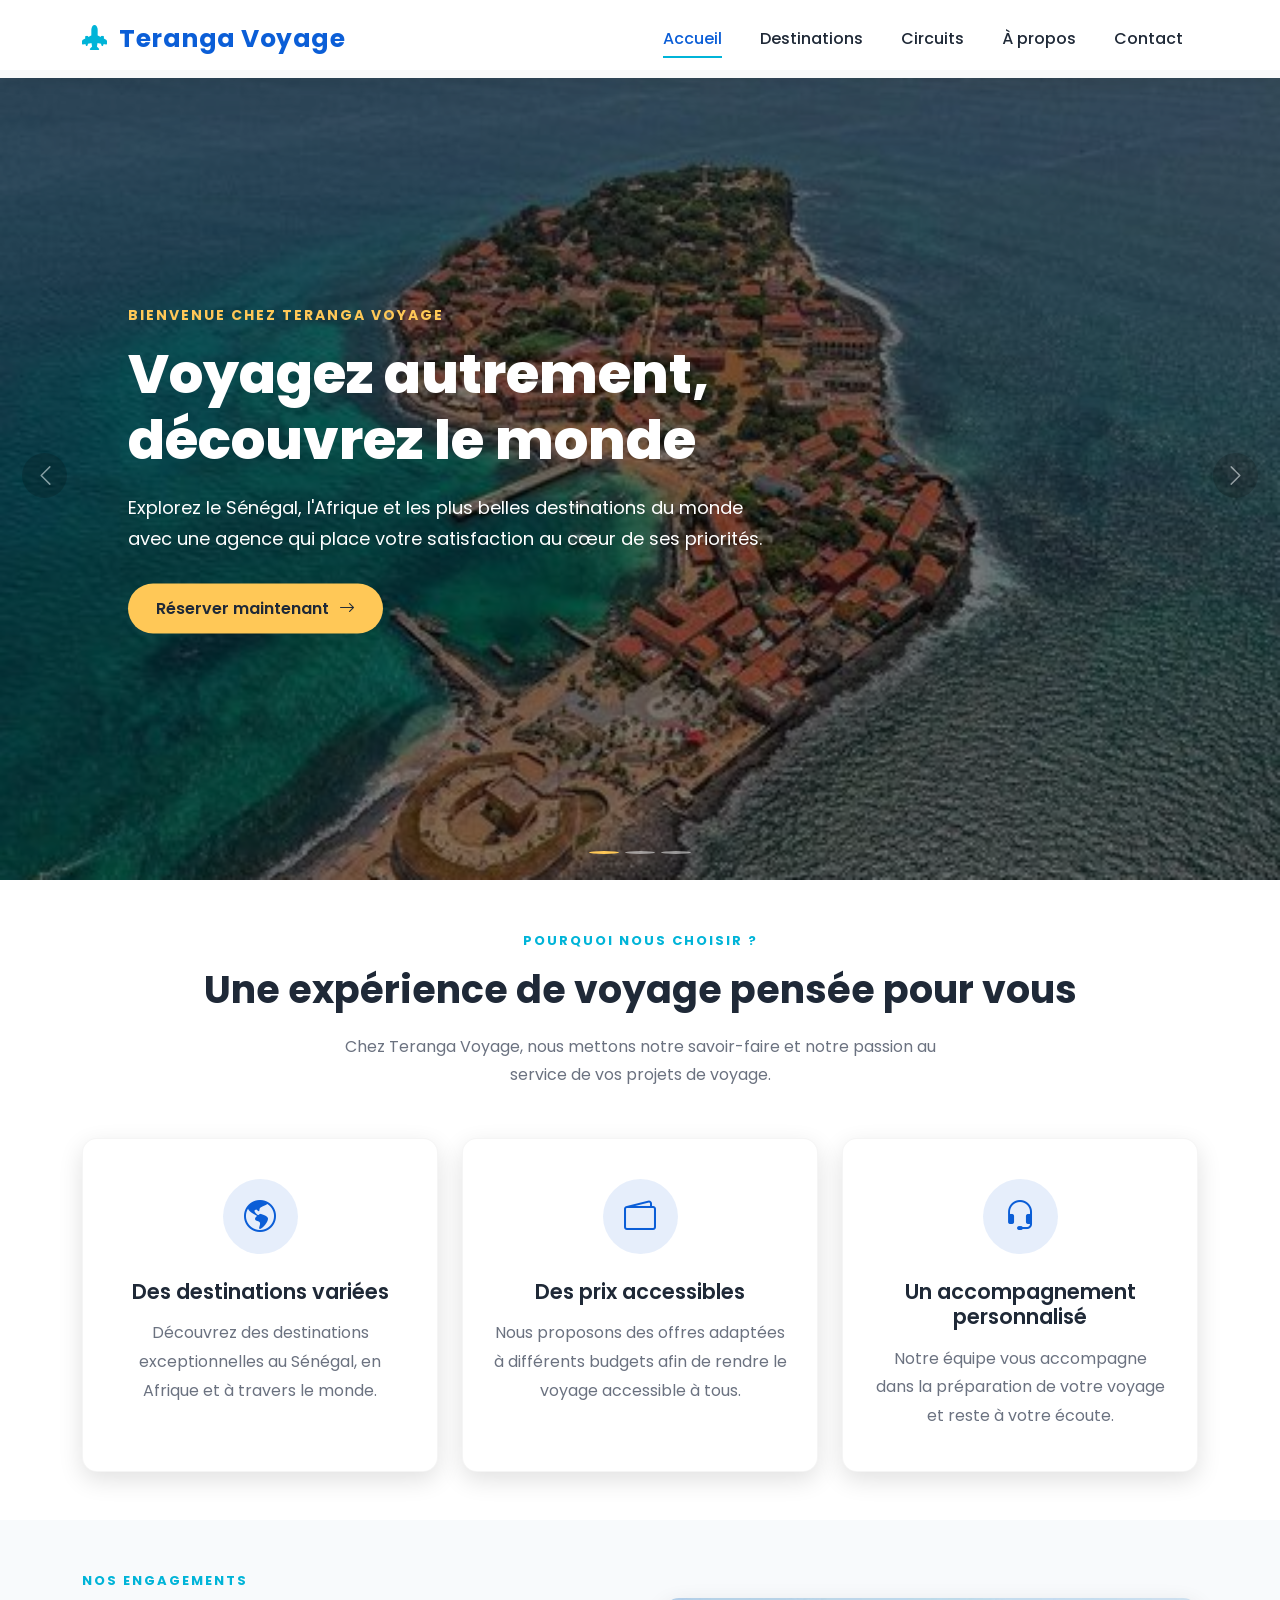
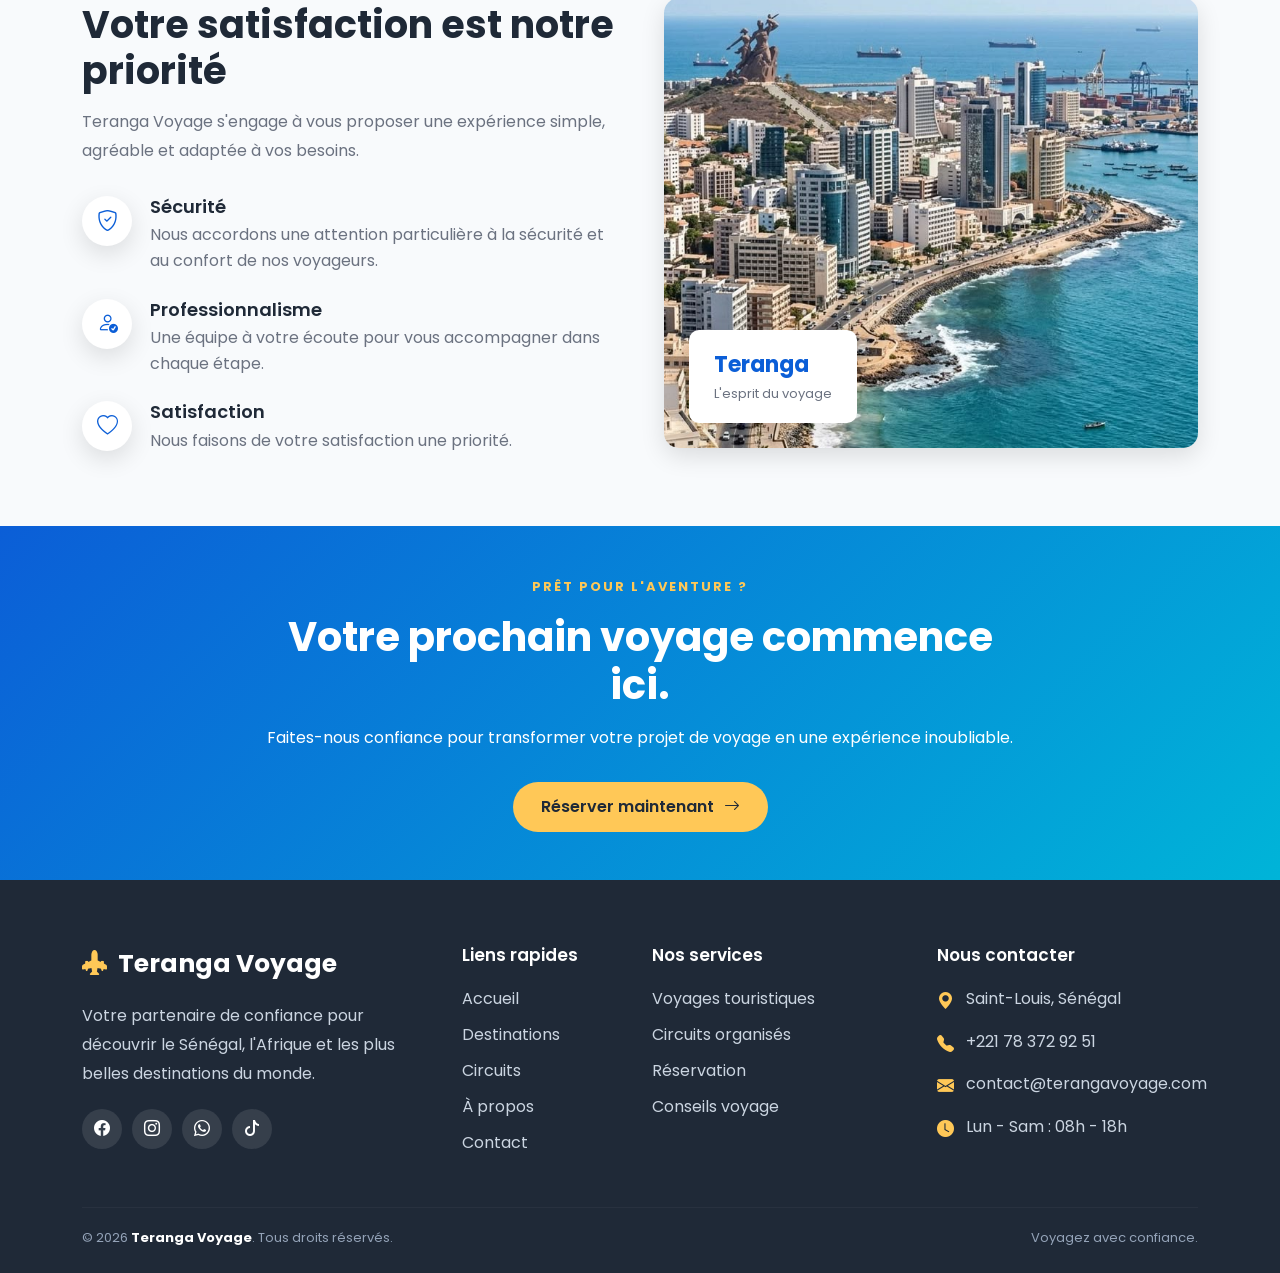
<file: index.html>
<!DOCTYPE html>
<html lang="fr">

<head>

    <meta charset="UTF-8">

    <meta name="viewport" content="width=device-width, initial-scale=1.0">

    <title>Teranga Voyage - Agence de Voyage</title>

    <!-- Bootstrap CSS -->
    <link href="https://cdn.jsdelivr.net/npm/bootstrap@5.3.3/dist/css/bootstrap.min.css" rel="stylesheet">

    <!-- Bootstrap Icons -->
    <link rel="stylesheet" href="https://cdn.jsdelivr.net/npm/bootstrap-icons@1.11.3/font/bootstrap-icons.min.css">

    <!-- Police Google -->
    <link href="https://fonts.googleapis.com/css2?family=Poppins:wght@300;400;500;600;700;800&display=swap"
        rel="stylesheet">

    <!-- Notre CSS -->
    <link rel="stylesheet" href="css/style.css">

</head>

<body>


    <!-- =====================================================
                    NAVBAR
===================================================== -->

    <nav class="navbar navbar-expand-lg fixed-top">

        <div class="container">

            <!-- LOGO -->

            <a class="navbar-brand" href="index.html">

                <i class="bi bi-airplane-engines-fill"></i>

                Teranga Voyage

            </a>


            <!-- BOUTON MENU MOBILE -->

            <button class="navbar-toggler" type="button" data-bs-toggle="collapse" data-bs-target="#menu">

                <span class="navbar-toggler-icon"></span>

            </button>


            <!-- MENU -->

            <div class="collapse navbar-collapse" id="menu">

                <ul class="navbar-nav ms-auto">

                    <li class="nav-item">

                        <a class="nav-link active" href="index.html">

                            Accueil

                        </a>

                    </li>


                    <li class="nav-item">

                        <a class="nav-link" href="pages/destinations.html">

                            Destinations

                        </a>

                    </li>


                    <li class="nav-item">

                        <a class="nav-link" href="pages/circuits.html">

                            Circuits

                        </a>

                    </li>


                    <li class="nav-item">

                        <a class="nav-link" href="pages/apropos.html">

                            À propos

                        </a>

                    </li>


                    <li class="nav-item">

                        <a class="nav-link" href="pages/contact.html">

                            Contact

                        </a>

                    </li>

                </ul>

            </div>

        </div>

    </nav>



    <!-- =====================================================
                BANNIÈRE / CAROUSEL
===================================================== -->

    <section class="hero">

        <div id="carouselAccueil" class="carousel slide carousel-fade" data-bs-ride="carousel">


            <!-- INDICATEURS -->

            <div class="carousel-indicators">

                <button type="button" data-bs-target="#carouselAccueil" data-bs-slide-to="0" class="active">
                </button>

                <button type="button" data-bs-target="#carouselAccueil" data-bs-slide-to="1">
                </button>

                <button type="button" data-bs-target="#carouselAccueil" data-bs-slide-to="2">
                </button>

            </div>



            <!-- CONTENU DU CAROUSEL -->

            <div class="carousel-inner">


                <!-- SLIDE 1 -->

                <div class="carousel-item active">

                    <img src="images/GOREE.jpg" class="d-block w-100 carousel-img" alt="Voyage avec Teranga Voyage">


                    <div class="carousel-caption">

                        <span class="hero-small-title">
                            BIENVENUE CHEZ TERANGA VOYAGE
                        </span>


                        <h1>
                            Voyagez autrement,
                            découvrez le monde
                        </h1>


                        <p>
                            Explorez le Sénégal, l'Afrique et
                            les plus belles destinations du monde
                            avec une agence qui place votre
                            satisfaction au cœur de ses priorités.
                        </p>


                        <a href="#reservation" class="btn btn-main">

                            Réserver maintenant

                            <i class="bi bi-arrow-right"></i>

                        </a>

                    </div>

                </div>



                <!-- SLIDE 2 -->

                <div class="carousel-item">

                    <img src="images/ROSE.jpg" class="d-block w-100 carousel-img" alt="Destination touristique">


                    <div class="carousel-caption">

                        <span class="hero-small-title">
                            DES EXPÉRIENCES UNIQUES
                        </span>


                        <h1>
                            Créez des souvenirs
                            inoubliables
                        </h1>


                        <p>
                            Des voyages pensés pour vous,
                            entre découverte, détente,
                            aventure et authenticité.
                        </p>


                        <a href="#reservation" class="btn btn-main">

                            Commencer l'aventure

                            <i class="bi bi-arrow-right"></i>

                        </a>

                    </div>

                </div>



                <!-- SLIDE 3 -->

                <div class="carousel-item">

                    <img src="images/SALOUM.jpg" class="d-block w-100 carousel-img" alt="Paysage touristique">


                    <div class="carousel-caption">

                        <span class="hero-small-title">
                            VOTRE VOYAGE, NOTRE PRIORITÉ
                        </span>


                        <h1>
                            Laissez-nous
                            vous accompagner
                        </h1>


                        <p>
                            Profitez d'un service professionnel
                            pour préparer votre prochain voyage
                            en toute sérénité.
                        </p>


                        <a href="#reservation" class="btn btn-main">

                            Découvrir Teranga Voyage

                            <i class="bi bi-arrow-right"></i>

                        </a>

                    </div>

                </div>

            </div>



            <!-- BOUTON PRÉCÉDENT -->

            <button class="carousel-control-prev" type="button" data-bs-target="#carouselAccueil" data-bs-slide="prev">

                <span class="carousel-control-prev-icon"></span>

                <span class="visually-hidden">
                    Précédent
                </span>

            </button>



            <!-- BOUTON SUIVANT -->

            <button class="carousel-control-next" type="button" data-bs-target="#carouselAccueil" data-bs-slide="next">

                <span class="carousel-control-next-icon"></span>

                <span class="visually-hidden">
                    Suivant
                </span>

            </button>

        </div>

    </section>
    <!-- =====================================================
        POURQUOI CHOISIR TERANGA VOYAGE ?
===================================================== -->

    <section class="why-us py-5">

        <div class="container">

            <!-- TITRE -->

            <div class="section-title text-center mb-5">

                <span>POURQUOI NOUS CHOISIR ?</span>

                <h2>
                    Une expérience de voyage
                    pensée pour vous
                </h2>

                <p>
                    Chez Teranga Voyage, nous mettons notre savoir-faire
                    et notre passion au service de vos projets de voyage.
                </p>

            </div>


            <!-- CARTES -->

            <div class="row g-4">


                <!-- CARTE 1 -->

                <div class="col-lg-4 col-md-6">

                    <div class="feature-card h-100">

                        <div class="feature-icon">

                            <i class="bi bi-globe-americas"></i>

                        </div>

                        <h3>
                            Des destinations variées
                        </h3>

                        <p>
                            Découvrez des destinations exceptionnelles
                            au Sénégal, en Afrique et à travers le monde.
                        </p>

                    </div>

                </div>



                <!-- CARTE 2 -->

                <div class="col-lg-4 col-md-6">

                    <div class="feature-card h-100">

                        <div class="feature-icon">

                            <i class="bi bi-wallet2"></i>

                        </div>

                        <h3>
                            Des prix accessibles
                        </h3>

                        <p>
                            Nous proposons des offres adaptées à différents
                            budgets afin de rendre le voyage accessible à tous.
                        </p>

                    </div>

                </div>



                <!-- CARTE 3 -->

                <div class="col-lg-4 col-md-6">

                    <div class="feature-card h-100">

                        <div class="feature-icon">

                            <i class="bi bi-headset"></i>

                        </div>

                        <h3>
                            Un accompagnement personnalisé
                        </h3>

                        <p>
                            Notre équipe vous accompagne dans la préparation
                            de votre voyage et reste à votre écoute.
                        </p>

                    </div>

                </div>

            </div>

        </div>

    </section>



    <!-- =====================================================
                    NOS ENGAGEMENTS
===================================================== -->

    <section class="engagements py-5">

        <div class="container">

            <div class="row align-items-center g-5">


                <!-- TEXTE -->

                <div class="col-lg-6">

                    <span class="section-label">
                        NOS ENGAGEMENTS
                    </span>

                    <h2>
                        Votre satisfaction est
                        notre priorité
                    </h2>

                    <p>
                        Teranga Voyage s'engage à vous proposer
                        une expérience simple, agréable et adaptée
                        à vos besoins.
                    </p>


                    <!-- ENGAGEMENT 1 -->

                    <div class="engagement-item">

                        <div class="engagement-icon">

                            <i class="bi bi-shield-check"></i>

                        </div>

                        <div>

                            <h4>
                                Sécurité
                            </h4>

                            <p>
                                Nous accordons une attention particulière
                                à la sécurité et au confort de nos voyageurs.
                            </p>

                        </div>

                    </div>


                    <!-- ENGAGEMENT 2 -->

                    <div class="engagement-item">

                        <div class="engagement-icon">

                            <i class="bi bi-person-check"></i>

                        </div>

                        <div>

                            <h4>
                                Professionnalisme
                            </h4>

                            <p>
                                Une équipe à votre écoute pour vous
                                accompagner dans chaque étape.
                            </p>

                        </div>

                    </div>


                    <!-- ENGAGEMENT 3 -->

                    <div class="engagement-item">

                        <div class="engagement-icon">

                            <i class="bi bi-heart"></i>

                        </div>

                        <div>

                            <h4>
                                Satisfaction
                            </h4>

                            <p>
                                Nous faisons de votre satisfaction
                                une priorité.
                            </p>

                        </div>

                    </div>

                </div>



                <!-- IMAGE -->

                <div class="col-lg-6">

                    <div class="engagement-image">

                        <img src="images/DAKAR.jpg" alt="Voyage avec Teranga Voyage" class="img-fluid">

                        <div class="experience-box">

                            <strong>
                                Teranga
                            </strong>

                            <span>
                                L'esprit du voyage
                            </span>

                        </div>

                    </div>

                </div>

            </div>

        </div>

    </section>



    <!-- =====================================================
                    APPEL À L'ACTION
===================================================== -->

    <section class="cta-section py-5">

        <div class="container">

            <div class="cta-content text-center">

                <span>
                    PRÊT POUR L'AVENTURE ?
                </span>

                <h2>
                    Votre prochain voyage
                    commence ici.
                </h2>

                <p>
                    Faites-nous confiance pour transformer
                    votre projet de voyage en une expérience
                    inoubliable.
                </p>

                <button type="button" class="btn btn-main" data-bs-toggle="modal" data-bs-target="#reservationModal">

                    Réserver maintenant

                    <i class="bi bi-arrow-right"></i>

                </button>

            </div>

        </div>

    </section>
    <!-- =====================================================
                MODAL DE RÉSERVATION
===================================================== -->

    <div class="modal fade" id="reservationModal" tabindex="-1" aria-labelledby="reservationModalLabel"
        aria-hidden="true">

        <div class="modal-dialog modal-dialog-centered">

            <div class="modal-content">

                <!-- EN-TÊTE -->

                <div class="modal-header">

                    <h5 class="modal-title" id="reservationModalLabel">

                        <i class="bi bi-airplane-engines-fill"></i>
                        Réserver votre voyage

                    </h5>

                    <button type="button" class="btn-close" data-bs-dismiss="modal" aria-label="Fermer">
                    </button>

                </div>


                <!-- CORPS -->

                <div class="modal-body">

                    <p class="reservation-intro">

                        Remplissez ce formulaire et notre équipe
                        vous contactera pour préparer votre voyage.

                    </p>


                    <form>


                        <!-- NOM -->

                        <div class="mb-3">

                            <label for="nom" class="form-label">
                                Nom complet
                            </label>

                            <input type="text" class="form-control" id="nom" placeholder="Votre nom complet" required>

                        </div>


                        <!-- EMAIL -->

                        <div class="mb-3">

                            <label for="email" class="form-label">
                                Adresse e-mail
                            </label>

                            <input type="email" class="form-control" id="email" placeholder="exemple@email.com"
                                required>

                        </div>


                        <!-- TELEPHONE -->

                        <div class="mb-3">

                            <label for="telephone" class="form-label">
                                Téléphone
                            </label>

                            <input type="tel" class="form-control" id="telephone" placeholder="+221 77 000 00 00"
                                required>

                        </div>


                        <!-- DESTINATION -->

                        <div class="mb-3">

                            <label for="destination" class="form-label">
                                Destination souhaitée
                            </label>

                            <select class="form-select" id="destination" required>

                                <option selected disabled>
                                    Choisir une destination
                                </option>

                                <option>
                                    ile de gorée
                                </option>

                                <option>
                                    Lac rose
                                </option>

                                <option>
                                    Saloum
                                </option>

                                <option>
                                    Autre destination
                                </option>

                            </select>

                        </div>


                        <!-- MESSAGE -->

                        <div class="mb-3">

                            <label for="message" class="form-label">
                                Votre demande
                            </label>

                            <textarea class="form-control" id="message" rows="3"
                                placeholder="Décrivez votre projet de voyage...">
                        </textarea>

                        </div>


                        <!-- BOUTON -->

                        <button type="submit" class="btn btn-main w-100">

                            Envoyer ma demande

                            <i class="bi bi-send-fill"></i>

                        </button>

                    </form>

                </div>

            </div>

        </div>

    </div>



    <!-- =====================================================
                        FOOTER
===================================================== -->

    <footer class="footer">

        <div class="container">

            <div class="row g-4">


                <!-- PRESENTATION -->

                <div class="col-lg-4 col-md-6">

                    <a href="index.html" class="footer-brand">

                        <i class="bi bi-airplane-engines-fill"></i>

                        Teranga Voyage

                    </a>

                    <p class="footer-description">

                        Votre partenaire de confiance pour découvrir
                        le Sénégal, l'Afrique et les plus belles
                        destinations du monde.

                    </p>


                    <!-- RESEAUX SOCIAUX -->

                    <div class="social-links">

                        <a href="#" aria-label="Facebook">

                            <i class="bi bi-facebook"></i>

                        </a>

                        <a href="#" aria-label="Instagram">

                            <i class="bi bi-instagram"></i>

                        </a>

                        <a href="#" aria-label="WhatsApp">

                            <i class="bi bi-whatsapp"></i>

                        </a>

                        <a href="#" aria-label="TikTok">

                            <i class="bi bi-tiktok"></i>

                        </a>

                    </div>

                </div>



                <!-- LIENS RAPIDES -->

                <div class="col-lg-2 col-md-6">

                    <h5>
                        Liens rapides
                    </h5>

                    <ul class="footer-links">

                        <li>
                            <a href="index.html">
                                Accueil
                            </a>
                        </li>

                        <li>
                            <a href="destinations.html">
                                Destinations
                            </a>
                        </li>

                        <li>
                            <a href="pages/circuits.html">
                                Circuits
                            </a>
                        </li>

                        <li>
                            <a href="pages/apropos.html">
                                À propos
                            </a>
                        </li>

                        <li>
                            <a href="pages/contact.html">
                                Contact
                            </a>
                        </li>

                    </ul>

                </div>



                <!-- SERVICES -->

                <div class="col-lg-3 col-md-6">

                    <h5>
                        Nos services
                    </h5>

                    <ul class="footer-links">

                        <li>
                            <a href="pages/destinations.html">
                                Voyages touristiques
                            </a>
                        </li>

                        <li>
                            <a href="pages/circuits.html">
                                Circuits organisés
                            </a>
                        </li>

                        <li>
                            <a href="pages/reservation.html">
                                Réservation
                            </a>
                        </li>

                        <li>
                            <a href="#">
                                Conseils voyage
                            </a>
                        </li>

                    </ul>

                </div>



                <!-- CONTACT -->

                <div class="col-lg-3 col-md-6">

                    <h5>
                        Nous contacter
                    </h5>

                    <ul class="contact-info">

                        <li>

                            <i class="bi bi-geo-alt-fill"></i>

                            <span>
                                Saint-Louis, Sénégal
                            </span>

                        </li>

                        <li>

                            <i class="bi bi-telephone-fill"></i>

                            <span>
                                +221 78 372 92 51
                            </span>

                        </li>

                        <li>

                            <i class="bi bi-envelope-fill"></i>

                            <span>
                                contact@terangavoyage.com
                            </span>

                        </li>

                        <li>

                            <i class="bi bi-clock-fill"></i>

                            <span>
                                Lun - Sam : 08h - 18h
                            </span>

                        </li>

                    </ul>

                </div>

            </div>



            <!-- SEPARATION -->

            <hr class="footer-line">



            <!-- COPYRIGHT -->

            <div class="footer-bottom">

                <p>
                    © 2026 <strong>Teranga Voyage</strong>.
                    Tous droits réservés.
                </p>

                <p>
                    Voyagez avec confiance.
                </p>

            </div>

        </div>

    </footer>



    <!-- =====================================================
                    BOOTSTRAP JS
===================================================== -->

    <script src="https://cdn.jsdelivr.net/npm/bootstrap@5.3.3/dist/js/bootstrap.bundle.min.js">
    </script>


</body>

</html>
</file>
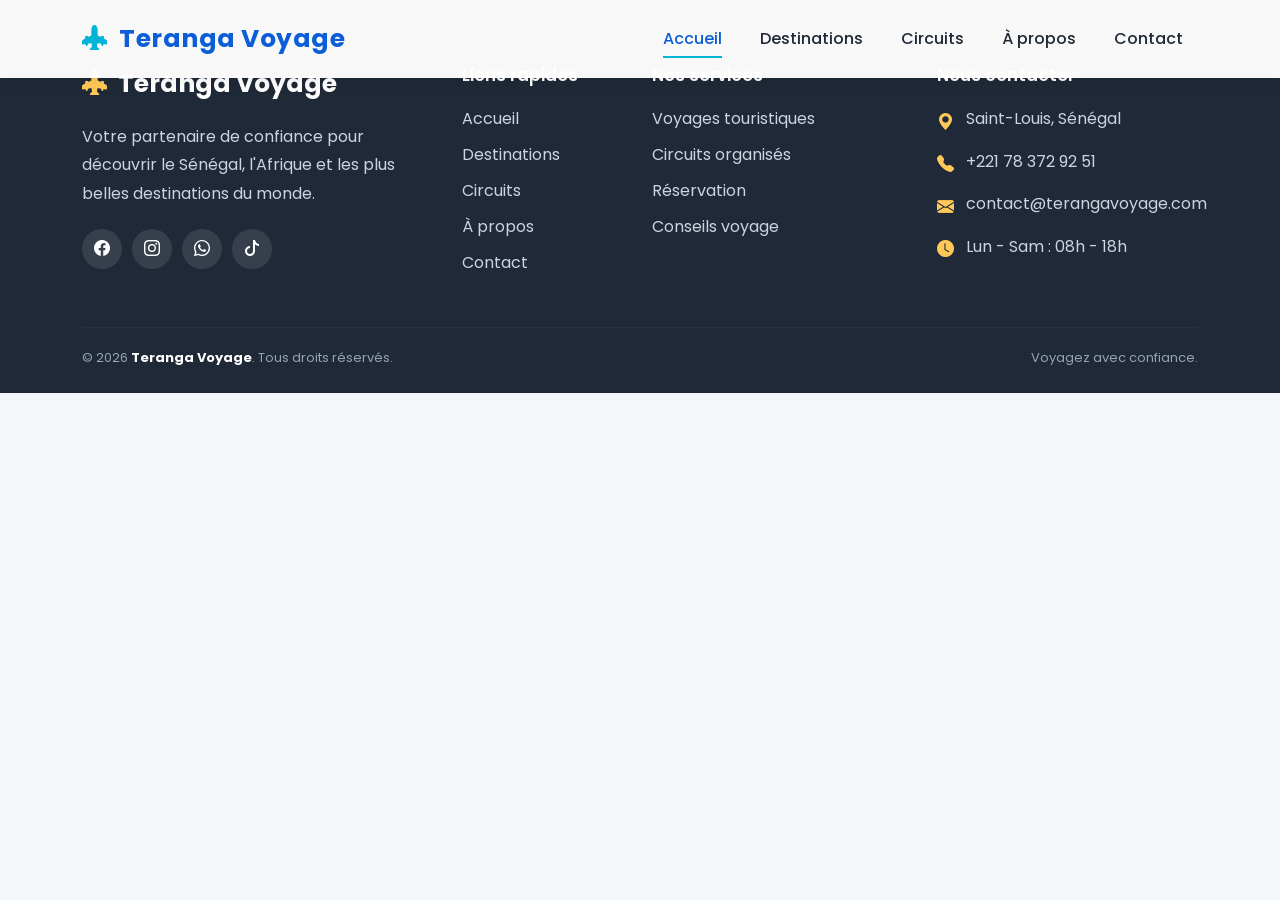
<file: pages/destinations.html>
<!DOCTYPE html>
<html lang="fr">

<head>

    <meta charset="UTF-8">

    <meta name="viewport" content="width=device-width, initial-scale=1.0">

    <title>Teranga Voyage - Agence de Voyage</title>

    <!-- Bootstrap CSS -->
    <link
        href="https://cdn.jsdelivr.net/npm/bootstrap@5.3.3/dist/css/bootstrap.min.css"
        rel="stylesheet">

    <!-- Bootstrap Icons -->
    <link
        rel="stylesheet"
        href="https://cdn.jsdelivr.net/npm/bootstrap-icons@1.11.3/font/bootstrap-icons.min.css">

    <!-- Police Google -->
    <link
        href="https://fonts.googleapis.com/css2?family=Poppins:wght@300;400;500;600;700;800&display=swap"
        rel="stylesheet">

    <!-- Notre CSS -->
    <link rel="stylesheet" href="../css/style.css">

</head>

<body>


<!-- =====================================================
                    NAVBAR
===================================================== -->

<nav class="navbar navbar-expand-lg fixed-top">

    <div class="container">

        <!-- LOGO -->

        <a class="navbar-brand" href="../index.html">

            <i class="bi bi-airplane-engines-fill"></i>

            Teranga Voyage

        </a>


        <!-- BOUTON MENU MOBILE -->

        <button
            class="navbar-toggler"
            type="button"
            data-bs-toggle="collapse"
            data-bs-target="#menu">

            <span class="navbar-toggler-icon"></span>

        </button>


        <!-- MENU -->

        <div class="collapse navbar-collapse" id="menu">

            <ul class="navbar-nav ms-auto">

                <li class="nav-item">

                    <a
                        class="nav-link active"
                        href="../index.html">

                        Accueil

                    </a>

                </li>


                <li class="nav-item">

                    <a
                        class="nav-link"
                        href="../pages/destinations.html">

                        Destinations

                    </a>

                </li>


                <li class="nav-item">

                    <a
                        class="nav-link"
                        href="../pages/circuits.html">

                        Circuits

                    </a>

                </li>


                <li class="nav-item">

                    <a
                        class="nav-link"
                        href="../pages/apropos.html">

                        À propos

                    </a>

                </li>


                <li class="nav-item">

                    <a
                        class="nav-link"
                        href="../pages/contact.html">

                        Contact

                    </a>

                </li>

            </ul>

        </div>

    </div>

</nav>






<!-- =====================================================
                        FOOTER
===================================================== -->

<footer class="footer">

    <div class="container">

        <div class="row g-4">


            <!-- PRESENTATION -->

            <div class="col-lg-4 col-md-6">

                <a href="index.html" class="footer-brand">

                    <i class="bi bi-airplane-engines-fill"></i>

                    Teranga Voyage

                </a>

                <p class="footer-description">

                    Votre partenaire de confiance pour découvrir
                    le Sénégal, l'Afrique et les plus belles
                    destinations du monde.

                </p>


                <!-- RESEAUX SOCIAUX -->

                <div class="social-links">

                    <a href="#" aria-label="Facebook">

                        <i class="bi bi-facebook"></i>

                    </a>

                    <a href="#" aria-label="Instagram">

                        <i class="bi bi-instagram"></i>

                    </a>

                    <a href="#" aria-label="WhatsApp">

                        <i class="bi bi-whatsapp"></i>

                    </a>

                    <a href="#" aria-label="TikTok">

                        <i class="bi bi-tiktok"></i>

                    </a>

                </div>

            </div>



            <!-- LIENS RAPIDES -->

            <div class="col-lg-2 col-md-6">

                <h5>
                    Liens rapides
                </h5>

                <ul class="footer-links">

                    <li>
                        <a href="index.html">
                            Accueil
                        </a>
                    </li>

                    <li>
                        <a href="destinations.html">
                            Destinations
                        </a>
                    </li>

                    <li>
                        <a href="pages/circuits.html">
                            Circuits
                        </a>
                    </li>

                    <li>
                        <a href="pages/apropos.html">
                            À propos
                        </a>
                    </li>

                    <li>
                        <a href="pages/contact.html">
                            Contact
                        </a>
                    </li>

                </ul>

            </div>



            <!-- SERVICES -->

            <div class="col-lg-3 col-md-6">

                <h5>
                    Nos services
                </h5>

                <ul class="footer-links">

                    <li>
                        <a href="pages/destinations.html">
                            Voyages touristiques
                        </a>
                    </li>

                    <li>
                        <a href="pages/circuits.html">
                            Circuits organisés
                        </a>
                    </li>

                    <li>
                        <a href="pages/reservation.html">
                            Réservation
                        </a>
                    </li>

                    <li>
                        <a href="#">
                            Conseils voyage
                        </a>
                    </li>

                </ul>

            </div>



            <!-- CONTACT -->

            <div class="col-lg-3 col-md-6">

                <h5>
                    Nous contacter
                </h5>

                <ul class="contact-info">

                    <li>

                        <i class="bi bi-geo-alt-fill"></i>

                        <span>
                            Saint-Louis, Sénégal
                        </span>

                    </li>

                    <li>

                        <i class="bi bi-telephone-fill"></i>

                        <span>
                            +221 78 372 92 51
                        </span>

                    </li>

                    <li>

                        <i class="bi bi-envelope-fill"></i>

                        <span>
                            contact@terangavoyage.com
                        </span>

                    </li>

                    <li>

                        <i class="bi bi-clock-fill"></i>

                        <span>
                            Lun - Sam : 08h - 18h
                        </span>

                    </li>

                </ul>

            </div>

        </div>



        <!-- SEPARATION -->

        <hr class="footer-line">



        <!-- COPYRIGHT -->

        <div class="footer-bottom">

            <p>
                © 2026 <strong>Teranga Voyage</strong>.
                Tous droits réservés.
            </p>

            <p>
                Voyagez avec confiance.
            </p>

        </div>

    </div>

</footer>



<!-- =====================================================
                    BOOTSTRAP JS
===================================================== -->

<script
    src="https://cdn.jsdelivr.net/npm/bootstrap@5.3.3/dist/js/bootstrap.bundle.min.js">
</script>


</body>

</html>
</file>
<file: css/style.css>
@import url('https://fonts.googleapis.com/css2?family=Poppins:wght@300;400;500;600;700;800&display=swap');


/* =====================================================
                    ROOT
===================================================== */

:root {

    --primary-color: #0B5ED7;
    --secondary-color: #00B4D8;
    --accent-color: #FFC857;

    --dark-color: #1F2937;
    --light-color: #F8FAFC;
    --white-color: #FFFFFF;
    --gray-color: #6B7280;

    --bg-color: #F4F8FB;
    --card-bg: #FFFFFF;

    --shadow: 0 8px 25px rgba(0, 0, 0, 0.12);

    --border-radius: 15px;

    --transition: all 0.3s ease;
}


/* =====================================================
                    RESET
===================================================== */

* {
    margin: 0;
    padding: 0;
    box-sizing: border-box;
}


html {
    scroll-behavior: smooth;
}


body {

    font-family: 'Poppins', sans-serif;

    background-color: var(--bg-color);

    color: var(--dark-color);

}


/* =====================================================
                    NAVBAR
===================================================== */

.navbar {

    background-color: rgba(255, 255, 255, 0.97);

    padding: 15px 0;

    box-shadow: 0 3px 15px rgba(0, 0, 0, 0.08);

    transition: var(--transition);

    z-index: 1000;

}


.navbar-brand {

    color: var(--primary-color) !important;

    font-size: 25px;

    font-weight: 700;

    letter-spacing: 0.5px;

}


.navbar-brand i {

    color: var(--secondary-color);

    margin-right: 6px;

}


.navbar-nav {

    gap: 8px;

}


.nav-link {

    color: var(--dark-color) !important;

    font-weight: 500;

    padding: 10px 15px !important;

    position: relative;

    transition: var(--transition);

}


.nav-link:hover {

    color: var(--primary-color) !important;

}


/* Ligne sous le lien */

.nav-link::after {

    content: "";

    position: absolute;

    left: 15px;

    bottom: 3px;

    width: 0;

    height: 2px;

    background-color: var(--secondary-color);

    transition: var(--transition);

}


.nav-link:hover::after,
.nav-link.active::after {

    width: calc(100% - 30px);

}


.nav-link.active {

    color: var(--primary-color) !important;

}


/* =====================================================
                BOUTON NAVBAR MOBILE
===================================================== */

.navbar-toggler {

    border: none;

    padding: 5px;

}


.navbar-toggler:focus {

    box-shadow: none;

}


/* =====================================================
                    HERO
===================================================== */

.hero {

    margin-top: 70px;

}


.carousel-img {

    height: 90vh;

    min-height: 550px;

    object-fit: cover;

    filter: brightness(55%);

}


/* =====================================================
                TEXTE DU CAROUSEL
===================================================== */

.carousel-caption {

    position: absolute;

    top: 50%;

    left: 10%;

    right: 10%;

    transform: translateY(-50%);

    text-align: left;

    max-width: 750px;

}


.hero-small-title {

    display: inline-block;

    color: var(--accent-color);

    font-size: 14px;

    font-weight: 700;

    letter-spacing: 2px;

    margin-bottom: 15px;

}


.carousel-caption h1 {

    font-size: 55px;

    line-height: 1.2;

    font-weight: 800;

    color: var(--white-color);

    margin-bottom: 20px;

}


.carousel-caption p {

    font-size: 18px;

    line-height: 1.7;

    color: var(--white-color);

    max-width: 650px;

    margin-bottom: 30px;

}


/* =====================================================
                    BOUTON
===================================================== */

.btn-main {

    display: inline-flex;

    align-items: center;

    gap: 10px;

    background-color: var(--accent-color);

    color: var(--dark-color);

    border: none;

    padding: 13px 28px;

    border-radius: 50px;

    font-weight: 600;

    transition: var(--transition);

}


.btn-main:hover {

    background-color: var(--secondary-color);

    color: var(--white-color);

    transform: translateY(-3px);

    box-shadow: var(--shadow);

}


.btn-main i {

    transition: var(--transition);

}


.btn-main:hover i {

    transform: translateX(5px);

}


/* =====================================================
            INDICATEURS DU CAROUSEL
===================================================== */

.carousel-indicators button {

    width: 10px;

    height: 10px;

    border-radius: 50%;

    margin: 0 5px;

}


.carousel-indicators .active {

    background-color: var(--accent-color);

}


/* =====================================================
            BOUTONS PRECEDENT / SUIVANT
===================================================== */

.carousel-control-prev,
.carousel-control-next {

    width: 7%;

}


.carousel-control-prev-icon,
.carousel-control-next-icon {

    width: 45px;

    height: 45px;

    background-color: rgba(0, 0, 0, 0.35);

    background-size: 50%;

    border-radius: 50%;

}


/* =====================================================
                    RESPONSIVE
===================================================== */

@media (max-width: 992px) {

    .navbar-nav {

        gap: 0;

        padding-top: 15px;

    }


    .nav-link {

        padding: 10px 5px !important;

    }


    .carousel-caption {

        left: 8%;

        right: 8%;

    }


    .carousel-caption h1 {

        font-size: 42px;

    }

}


@media (max-width: 768px) {

    .hero {

        margin-top: 65px;

    }


    .carousel-img {

        height: 75vh;

        min-height: 500px;

    }


    .carousel-caption {

        left: 7%;

        right: 7%;

        text-align: center;

    }


    .hero-small-title {

        font-size: 11px;

        letter-spacing: 1.5px;

    }


    .carousel-caption h1 {

        font-size: 32px;

    }


    .carousel-caption p {

        font-size: 15px;

        line-height: 1.5;

    }


    .btn-main {

        padding: 11px 22px;

        font-size: 14px;

    }

}


@media (max-width: 576px) {

    .navbar-brand {

        font-size: 20px;

    }


    .carousel-img {

        height: 70vh;

        min-height: 450px;

    }


    .carousel-caption h1 {

        font-size: 27px;

    }


    .carousel-caption p {

        font-size: 14px;

        margin-bottom: 20px;

    }


    .hero-small-title {

        font-size: 10px;

    }


    .carousel-control-prev,
    .carousel-control-next {

        width: 10%;

    }

}
/* =====================================================
        TITRES DES SECTIONS
===================================================== */

.section-title span,
.section-label {

    color: var(--secondary-color);

    font-size: 13px;

    font-weight: 700;

    letter-spacing: 2px;

}


.section-title h2,
.engagements h2 {

    color: var(--dark-color);

    font-size: 38px;

    font-weight: 700;

    margin: 12px 0 15px;

}


.section-title p {

    max-width: 650px;

    margin: auto;

    color: var(--gray-color);

    line-height: 1.7;

}


/* =====================================================
        SECTION POURQUOI NOUS
===================================================== */

.why-us {

    background-color: var(--white-color);

}


/* =====================================================
        CARTES
===================================================== */

.feature-card {

    background-color: var(--card-bg);

    padding: 40px 30px;

    text-align: center;

    border-radius: var(--border-radius);

    box-shadow: var(--shadow);

    border: 1px solid rgba(0, 0, 0, 0.04);

    transition: var(--transition);

}


.feature-card:hover {

    transform: translateY(-10px);

    box-shadow: 0 15px 35px rgba(0, 0, 0, 0.15);

}


.feature-icon {

    width: 75px;

    height: 75px;

    margin: 0 auto 25px;

    display: flex;

    align-items: center;

    justify-content: center;

    border-radius: 50%;

    background: rgba(11, 94, 215, 0.1);

    color: var(--primary-color);

    font-size: 32px;

    transition: var(--transition);

}


.feature-card:hover .feature-icon {

    background: var(--primary-color);

    color: var(--white-color);

}


.feature-card h3 {

    font-size: 21px;

    font-weight: 600;

    margin-bottom: 15px;

}


.feature-card p {

    color: var(--gray-color);

    line-height: 1.7;

    margin-bottom: 0;

}


/* =====================================================
        NOS ENGAGEMENTS
===================================================== */

.engagements {

    background-color: var(--light-color);

}


.engagements > .container {

    max-width: 1140px;

}


.engagements h2 {

    margin-top: 10px;

}


.engagements > .container > .row > .col-lg-6 > p {

    color: var(--gray-color);

    line-height: 1.8;

    margin-bottom: 30px;

}


/* =====================================================
        ENGAGEMENT ITEMS
===================================================== */

.engagement-item {

    display: flex;

    gap: 18px;

    margin-bottom: 25px;

}


.engagement-icon {

    min-width: 50px;

    height: 50px;

    display: flex;

    align-items: center;

    justify-content: center;

    border-radius: 50%;

    background-color: var(--white-color);

    color: var(--primary-color);

    box-shadow: var(--shadow);

    font-size: 21px;

}


.engagement-item h4 {

    font-size: 18px;

    font-weight: 600;

    margin-bottom: 5px;

}


.engagement-item p {

    color: var(--gray-color);

    margin: 0;

    line-height: 1.6;

}


/* =====================================================
        IMAGE ENGAGEMENT
===================================================== */

.engagement-image {

    position: relative;

}


.engagement-image img {

    width: 100%;

    height: 450px;

    object-fit: cover;

    border-radius: var(--border-radius);

    box-shadow: var(--shadow);

}


.experience-box {

    position: absolute;

    bottom: 25px;

    left: 25px;

    background-color: var(--white-color);

    padding: 18px 25px;

    border-radius: 10px;

    box-shadow: var(--shadow);

}


.experience-box strong {

    display: block;

    color: var(--primary-color);

    font-size: 22px;

}


.experience-box span {

    color: var(--gray-color);

    font-size: 13px;

}


/* =====================================================
        APPEL À L'ACTION
===================================================== */

.cta-section {

    background: linear-gradient(
        135deg,
        var(--primary-color),
        var(--secondary-color)
    );

}


.cta-content {

    color: var(--white-color);

    max-width: 750px;

    margin: auto;

}


.cta-content > span {

    color: var(--accent-color);

    font-size: 13px;

    font-weight: 700;

    letter-spacing: 2px;

}


.cta-content h2 {

    font-size: 40px;

    font-weight: 700;

    margin: 15px 0;

}


.cta-content p {

    color: var(--white-color);

    line-height: 1.7;

    margin-bottom: 30px;

}


/* =====================================================
        RESPONSIVE PARTIE 2
===================================================== */

@media (max-width: 768px) {

    .section-title h2,
    .engagements h2 {

        font-size: 30px;

    }


    .feature-card {

        padding: 30px 20px;

    }


    .engagement-image img {

        height: 350px;

    }


    .cta-content h2 {

        font-size: 30px;

    }

}


@media (max-width: 576px) {

    .section-title h2,
    .engagements h2 {

        font-size: 26px;

    }


    .experience-box {

        left: 15px;

        bottom: 15px;

    }

}
/* =====================================================
                MODAL RESERVATION
===================================================== */

.modal-content {

    border: none;

    border-radius: 18px;

    overflow: hidden;

    box-shadow: 0 20px 50px rgba(0, 0, 0, 0.2);

}


.modal-header {

    background: linear-gradient(
        135deg,
        var(--primary-color),
        var(--secondary-color)
    );

    color: var(--white-color);

    padding: 20px 25px;

}


.modal-title {

    font-weight: 600;

}


.modal-title i {

    margin-right: 8px;

    color: var(--accent-color);

}


.modal-header .btn-close {

    filter: brightness(0) invert(1);

}


.modal-body {

    padding: 30px;

}


.reservation-intro {

    color: var(--gray-color);

    font-size: 14px;

    line-height: 1.6;

    margin-bottom: 25px;

}


.form-label {

    font-weight: 500;

    color: var(--dark-color);

}


.form-control,
.form-select {

    padding: 12px 15px;

    border: 1px solid #ddd;

    border-radius: 8px;

    transition: var(--transition);

}


.form-control:focus,
.form-select:focus {

    border-color: var(--primary-color);

    box-shadow: 0 0 0 0.2rem rgba(11, 94, 215, 0.12);

}


textarea.form-control {

    resize: none;

}



/* =====================================================
                        FOOTER
===================================================== */

.footer {

    background-color: var(--dark-color);

    color: var(--white-color);

    padding: 65px 0 25px;

}


.footer-brand {

    display: inline-block;

    color: var(--white-color);

    text-decoration: none;

    font-size: 25px;

    font-weight: 700;

    margin-bottom: 20px;

}


.footer-brand i {

    color: var(--accent-color);

    margin-right: 6px;

}


.footer-description {

    color: #cbd5e1;

    line-height: 1.8;

    max-width: 350px;

}


/* =====================================================
                RESEAUX SOCIAUX
===================================================== */

.social-links {

    display: flex;

    gap: 10px;

    margin-top: 20px;

}


.social-links a {

    width: 40px;

    height: 40px;

    display: flex;

    align-items: center;

    justify-content: center;

    background-color: rgba(255, 255, 255, 0.1);

    color: var(--white-color);

    border-radius: 50%;

    text-decoration: none;

    transition: var(--transition);

}


.social-links a:hover {

    background-color: var(--secondary-color);

    transform: translateY(-4px);

}


/* =====================================================
                    TITRES FOOTER
===================================================== */

.footer h5 {

    color: var(--white-color);

    font-size: 17px;

    font-weight: 600;

    margin-bottom: 22px;

}


/* =====================================================
                    LIENS FOOTER
===================================================== */

.footer-links {

    list-style: none;

    padding: 0;

    margin: 0;

}


.footer-links li {

    margin-bottom: 12px;

}


.footer-links a {

    color: #cbd5e1;

    text-decoration: none;

    transition: var(--transition);

}


.footer-links a:hover {

    color: var(--accent-color);

    padding-left: 5px;

}


/* =====================================================
                INFORMATIONS CONTACT
===================================================== */

.contact-info {

    list-style: none;

    padding: 0;

    margin: 0;

}


.contact-info li {

    display: flex;

    align-items: flex-start;

    gap: 12px;

    margin-bottom: 15px;

    color: #cbd5e1;

    line-height: 1.5;

}


.contact-info i {

    color: var(--accent-color);

    font-size: 17px;

    margin-top: 2px;

}


/* =====================================================
                LIGNE FOOTER
===================================================== */

.footer-line {

    border-color: rgba(255, 255, 255, 0.15);

    margin: 40px 0 20px;

}


/* =====================================================
                COPYRIGHT
===================================================== */

.footer-bottom {

    display: flex;

    justify-content: space-between;

    align-items: center;

    gap: 20px;

}


.footer-bottom p {

    margin: 0;

    color: #94a3b8;

    font-size: 13px;

}


.footer-bottom strong {

    color: var(--white-color);

}


/* =====================================================
                    RESPONSIVE
===================================================== */

@media (max-width: 768px) {

    .footer {

        padding: 50px 0 20px;

    }


    .footer-bottom {

        flex-direction: column;

        text-align: center;

    }


    .modal-body {

        padding: 22px;

    }

}


@media (max-width: 576px) {

    .footer-brand {

        font-size: 22px;

    }


    .footer {

        text-align: center;

    }


    .footer-description {

        margin-left: auto;

        margin-right: auto;

    }


    .social-links {

        justify-content: center;

    }


    .contact-info li {

        justify-content: center;

    }

}
/* =====================================================
                    PAGE CIRCUITS
===================================================== */

.circuits-hero {

    min-height: 400px;

    margin-top: 70px;

    display: flex;

    align-items: center;

    background:
        linear-gradient(
            rgba(0, 0, 0, 0.55),
            rgba(0, 0, 0, 0.55)
        ),
        url("../images/circuits-banner.jpg")
        center/cover no-repeat;

}


.circuits-hero-content {

    color: var(--white-color);

}


.circuits-hero-content span {

    color: var(--accent-color);

    font-size: 14px;

    font-weight: 700;

    letter-spacing: 3px;

}


.circuits-hero-content h1 {

    font-size: 52px;

    font-weight: 800;

    margin: 15px 0;

}


.circuits-hero-content p {

    max-width: 650px;

    margin: auto;

    font-size: 18px;

    line-height: 1.7;

}


/* ================= TITRE ================= */

.section-title span {

    color: var(--secondary-color);

    font-size: 13px;

    font-weight: 700;

    letter-spacing: 2px;

}


.section-title h2 {

    color: var(--dark-color);

    font-size: 38px;

    font-weight: 700;

    margin: 12px 0;

}


.section-title p {

    max-width: 650px;

    margin: auto;

    color: var(--gray-color);

    line-height: 1.7;

}


/* ================= CARTES ================= */

.circuit-card {

    background-color: var(--white-color);

    border-radius: var(--border-radius);

    overflow: hidden;

    box-shadow: var(--shadow);

    border: 1px solid rgba(0, 0, 0, 0.05);

    transition: var(--transition);

}


.circuit-card:hover {

    transform: translateY(-8px);

    box-shadow: 0 18px 40px rgba(0, 0, 0, 0.16);

}


/* ================= IMAGE ================= */

.circuit-image {

    position: relative;

    height: 230px;

    overflow: hidden;

}


.circuit-image img {

    width: 100%;

    height: 100%;

    object-fit: cover;

    transition: 0.5s ease;

}


.circuit-card:hover .circuit-image img {

    transform: scale(1.08);

}


/* ================= BADGE ================= */

.circuit-badge {

    position: absolute;

    top: 15px;

    right: 15px;

    background-color: var(--accent-color);

    color: var(--dark-color);

    padding: 7px 14px;

    border-radius: 30px;

    font-size: 13px;

    font-weight: 600;

}


/* ================= CONTENU ================= */

.circuit-content {

    padding: 25px;

}


.circuit-location {

    color: var(--secondary-color);

    font-size: 13px;

    font-weight: 600;

}


.circuit-content h3 {

    color: var(--dark-color);

    font-size: 21px;

    font-weight: 700;

    margin: 10px 0;

}


.circuit-content > p {

    color: var(--gray-color);

    font-size: 14px;

    line-height: 1.7;

}


/* ================= INFOS ================= */

.circuit-info {

    display: flex;

    gap: 20px;

    padding: 15px 0;

    margin-top: 15px;

    border-top: 1px solid #eee;

    border-bottom: 1px solid #eee;

}


.circuit-info span {

    color: var(--gray-color);

    font-size: 12px;

}


.circuit-info i {

    color: var(--primary-color);

    margin-right: 5px;

}


/* ================= PRIX ================= */

.circuit-bottom {

    display: flex;

    align-items: center;

    justify-content: space-between;

    gap: 15px;

    margin-top: 20px;

}


.circuit-bottom small {

    display: block;

    color: var(--gray-color);

    font-size: 11px;

}


.circuit-bottom strong {

    display: block;

    color: var(--primary-color);

    font-size: 18px;

}


.circuit-bottom .btn-main {

    padding: 9px 18px;

    font-size: 13px;

}


/* ================= CTA ================= */

.circuits-cta {

    background: linear-gradient(
        135deg,
        var(--primary-color),
        var(--secondary-color)
    );

    color: var(--white-color);

}


.circuits-cta span {

    color: var(--accent-color);

    font-size: 13px;

    font-weight: 700;

    letter-spacing: 2px;

}


.circuits-cta h2 {

    font-size: 38px;

    font-weight: 700;

    margin: 15px 0;

}


.circuits-cta p {

    color: var(--white-color);

    margin-bottom: 25px;

}


/* ================= RESPONSIVE ================= */

@media (max-width: 768px) {

    .circuits-hero {

        min-height: 350px;

    }

    .circuits-hero-content h1 {

        font-size: 40px;

    }

    .section-title h2 {

        font-size: 30px;

    }

}


@media (max-width: 576px) {

    .circuits-hero {

        min-height: 320px;

    }

    .circuits-hero-content h1 {

        font-size: 32px;

    }

    .circuit-bottom {

        flex-direction: column;

        align-items: flex-start;

    }

    .circuit-bottom .btn-main {

        width: 100%;

    }

}
/* =====================================================
                    PAGE À PROPOS
===================================================== */

.about-hero {

    min-height: 400px;

    margin-top: 70px;

    display: flex;

    align-items: center;

    background:
        linear-gradient(
            rgba(0, 0, 0, 0.55),
            rgba(0, 0, 0, 0.55)
        ),
        url("../images/about-banner.jpg")
        center/cover no-repeat;

}


.about-hero-content {

    color: var(--white-color);

}


.about-hero-content span {

    color: var(--accent-color);

    font-size: 14px;

    font-weight: 700;

    letter-spacing: 3px;

}


.about-hero-content h1 {

    font-size: 52px;

    font-weight: 800;

    margin: 15px 0;

}


.about-hero-content p {

    max-width: 650px;

    margin: auto;

    font-size: 18px;

    line-height: 1.7;

}


/* =====================================================
                    PRÉSENTATION
===================================================== */

.about-image,
.why-image {

    overflow: hidden;

    border-radius: var(--border-radius);

    box-shadow: var(--shadow);

}


.about-image img,
.why-image img {

    width: 100%;

    height: 450px;

    object-fit: cover;

}


.about-subtitle {

    color: var(--secondary-color);

    font-size: 13px;

    font-weight: 700;

    letter-spacing: 2px;

}


.about-presentation h2,
.why-us h2 {

    color: var(--dark-color);

    font-size: 38px;

    font-weight: 700;

    margin: 15px 0 20px;

}


.about-presentation p,
.why-us p {

    color: var(--gray-color);

    line-height: 1.8;

}


/* =====================================================
                    NOS VALEURS
===================================================== */

.about-mission {

    background-color: #f8fafc;

}


.value-card {

    height: 100%;

    padding: 35px 25px;

    background-color: var(--white-color);

    border-radius: var(--border-radius);

    box-shadow: var(--shadow);

    transition: var(--transition);

}


.value-card:hover {

    transform: translateY(-8px);

}


.value-icon {

    width: 70px;

    height: 70px;

    margin: 0 auto 20px;

    display: flex;

    align-items: center;

    justify-content: center;

    border-radius: 50%;

    background-color: rgba(11, 94, 215, 0.1);

    color: var(--primary-color);

    font-size: 28px;

}


.value-card h3 {

    color: var(--dark-color);

    font-size: 20px;

    margin-bottom: 12px;

}


.value-card p {

    color: var(--gray-color);

    line-height: 1.7;

    font-size: 14px;

}


/* =====================================================
                    POURQUOI NOUS
===================================================== */

.why-item {

    display: flex;

    gap: 15px;

    margin-top: 25px;

}


.why-item > i {

    color: var(--secondary-color);

    font-size: 22px;

    margin-top: 3px;

}


.why-item h4 {

    color: var(--dark-color);

    font-size: 17px;

    font-weight: 600;

    margin-bottom: 5px;

}


.why-item p {

    margin: 0;

    font-size: 14px;

}


/* =====================================================
                    STATISTIQUES
===================================================== */

.about-stats {

    background:
        linear-gradient(
            135deg,
            var(--primary-color),
            var(--secondary-color)
        );

}


.stat-box {

    color: var(--white-color);

}


.stat-box i {

    color: var(--accent-color);

    font-size: 30px;

}


.stat-box h3 {

    font-size: 35px;

    font-weight: 700;

    margin: 10px 0 3px;

}


.stat-box p {

    margin: 0;

    font-size: 14px;

}


/* =====================================================
                    APPEL À L'ACTION
===================================================== */

.about-cta {

    background-color: var(--white-color);

}


.about-cta span {

    color: var(--secondary-color);

    font-size: 13px;

    font-weight: 700;

    letter-spacing: 2px;

}


.about-cta h2 {

    color: var(--dark-color);

    font-size: 38px;

    font-weight: 700;

    margin: 15px 0;

}


.about-cta p {

    color: var(--gray-color);

    margin-bottom: 25px;

}


/* =====================================================
                    RESPONSIVE
===================================================== */

@media (max-width: 768px) {

    .about-hero {

        min-height: 350px;

    }


    .about-hero-content h1 {

        font-size: 40px;

    }


    .about-presentation h2,
    .why-us h2 {

        font-size: 30px;

    }


    .about-image img,
    .why-image img {

        height: 350px;

    }

}


@media (max-width: 576px) {

    .about-hero-content h1 {

        font-size: 32px;

    }


    .about-hero-content p {

        font-size: 15px;

    }


    .about-image img,
    .why-image img {

        height: 280px;

    }

}
/* =====================================================
                    PAGE CONTACT
===================================================== */

.contact-hero {

    min-height: 400px;

    margin-top: 70px;

    display: flex;

    align-items: center;

    background:
        linear-gradient(
            rgba(0, 0, 0, 0.55),
            rgba(0, 0, 0, 0.55)
        ),
        url("../images/contact-banner.jpg")
        center/cover no-repeat;

}


.contact-hero-content {

    color: var(--white-color);

}


.contact-hero-content span {

    color: var(--accent-color);

    font-size: 14px;

    font-weight: 700;

    letter-spacing: 3px;

}


.contact-hero-content h1 {

    font-size: 52px;

    font-weight: 800;

    margin: 15px 0;

}


.contact-hero-content p {

    max-width: 650px;

    margin: auto;

    font-size: 18px;

    line-height: 1.7;

}


/* =====================================================
                    INFORMATIONS CONTACT
===================================================== */

.contact-subtitle {

    color: var(--secondary-color);

    font-size: 13px;

    font-weight: 700;

    letter-spacing: 2px;

}


.contact-section h2 {

    color: var(--dark-color);

    font-size: 38px;

    font-weight: 700;

    margin: 15px 0;

}


.contact-intro {

    color: var(--gray-color);

    line-height: 1.8;

    margin-bottom: 30px;

}


/* =====================================================
                    CONTACT ITEMS
===================================================== */

.contact-item {

    display: flex;

    align-items: flex-start;

    gap: 15px;

    margin-bottom: 25px;

}


.contact-icon {

    min-width: 50px;

    height: 50px;

    display: flex;

    align-items: center;

    justify-content: center;

    background-color: rgba(11, 94, 215, 0.1);

    color: var(--primary-color);

    border-radius: 50%;

    font-size: 19px;

}


.contact-item h4 {

    color: var(--dark-color);

    font-size: 16px;

    font-weight: 600;

    margin-bottom: 5px;

}


.contact-item p {

    color: var(--gray-color);

    margin: 0;

    font-size: 14px;

}


/* =====================================================
                    FORMULAIRE
===================================================== */

.contact-form-card {

    background-color: var(--white-color);

    padding: 35px;

    border-radius: var(--border-radius);

    box-shadow: var(--shadow);

    border: 1px solid rgba(0, 0, 0, 0.05);

}


.contact-form-card h3 {

    color: var(--dark-color);

    font-size: 24px;

    font-weight: 700;

    margin-bottom: 8px;

}


.contact-form-card > p {

    color: var(--gray-color);

    font-size: 14px;

    margin-bottom: 25px;

}


.contact-form-card .form-label {

    color: var(--dark-color);

    font-weight: 500;

}


.contact-form-card .form-control,
.contact-form-card .form-select {

    padding: 12px 15px;

    border: 1px solid #ddd;

    border-radius: 8px;

}


.contact-form-card .form-control:focus,
.contact-form-card .form-select:focus {

    border-color: var(--primary-color);

    box-shadow: 0 0 0 0.2rem rgba(11, 94, 215, 0.12);

}


.contact-form-card textarea {

    resize: none;

}


/* =====================================================
                        CARTE
===================================================== */

.map-section {

    padding: 60px 0;

    background-color: #f8fafc;

}


.map-container {

    overflow: hidden;

    border-radius: var(--border-radius);

    box-shadow: var(--shadow);

}


.map-container iframe {

    display: block;

}


/* =====================================================
                    APPEL À L'ACTION
===================================================== */

.contact-cta {

    background:
        linear-gradient(
            135deg,
            var(--primary-color),
            var(--secondary-color)
        );

    color: var(--white-color);

}


.contact-cta span {

    color: var(--accent-color);

    font-size: 13px;

    font-weight: 700;

    letter-spacing: 2px;

}


.contact-cta h2 {

    font-size: 38px;

    font-weight: 700;

    margin: 15px 0;

}


.contact-cta p {

    color: var(--white-color);

    margin-bottom: 25px;

}


/* =====================================================
                    RESPONSIVE
===================================================== */

@media (max-width: 768px) {

    .contact-hero {

        min-height: 350px;

    }


    .contact-hero-content h1 {

        font-size: 40px;

    }


    .contact-section h2 {

        font-size: 30px;

    }


    .contact-form-card {

        padding: 25px;

    }


    .contact-cta h2 {

        font-size: 30px;

    }

}


@media (max-width: 576px) {

    .contact-hero-content h1 {

        font-size: 32px;

    }


    .contact-hero-content p {

        font-size: 15px;

    }


    .contact-form-card {

        padding: 20px;

    }

}
</file>
